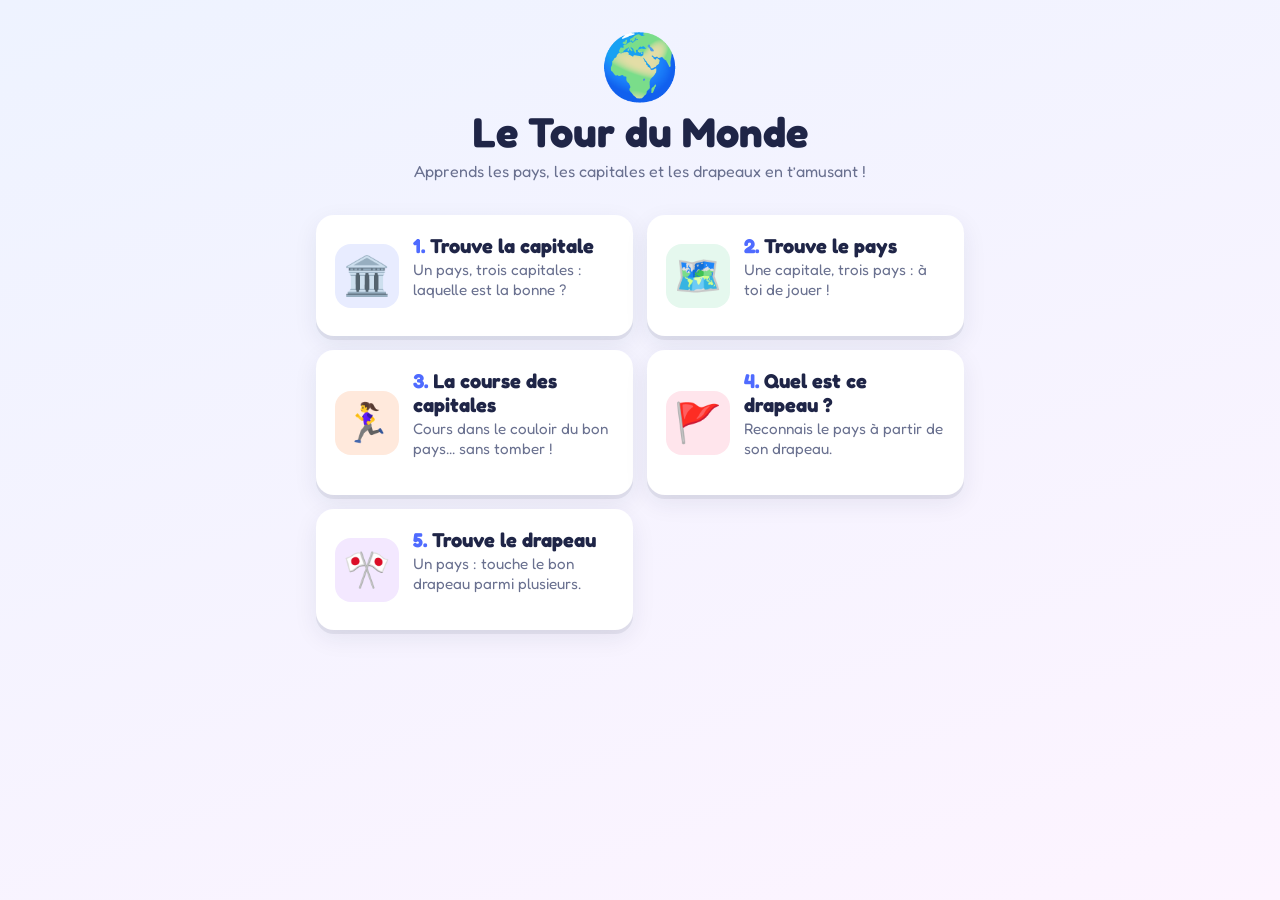
<file: games/index.html>
<!doctype html>
<html lang="fr">
<head>
  <meta charset="utf-8">
  <meta name="viewport" content="width=device-width, initial-scale=1, viewport-fit=cover">
  <title>Le Tour du Monde</title>
  <link rel="preconnect" href="https://fonts.googleapis.com">
  <link rel="stylesheet" href="https://fonts.googleapis.com/css2?family=Fredoka:wght@400;600;700&display=swap">
  <link rel="stylesheet" href="assets/style.css">
  <style>
    .hero { text-align: center; padding: 18px 8px 8px; }
    .hero .globe { font-size: 4rem; line-height: 1; animation: spin 6s ease-in-out infinite alternate; display: inline-block; }
    .hero h1 { margin: 8px 0 4px; font-size: clamp(1.8rem, 7vw, 2.6rem); }
    .hero p { color: var(--muted); margin: 0; }
    .games { display: grid; gap: 14px; margin-top: 18px; }
    @media (min-width: 620px) { .games { grid-template-columns: 1fr 1fr; } }
    .game-card {
      display: flex;
      gap: 14px;
      align-items: center;
      text-decoration: none;
      color: inherit;
      background: var(--card);
      border-radius: var(--radius);
      box-shadow: var(--shadow);
      padding: 16px;
      border: 3px solid transparent;
      transition: transform 0.1s, border-color 0.15s;
    }
    .game-card:hover { border-color: #b9c4ff; transform: translateY(-2px); }
    .game-card:active { transform: translateY(1px); }
    .game-icon {
      font-size: 2.4rem;
      width: 64px;
      height: 64px;
      flex: none;
      border-radius: 16px;
      display: grid;
      place-items: center;
    }
    .game-card h2 { margin: 0 0 2px; font-size: 1.25rem; }
    .game-card p { margin: 0; color: var(--muted); font-size: 0.95rem; line-height: 1.3; }
    .game-card .rec { color: #b07a00; font-weight: 600; font-size: 0.85rem; margin-top: 4px; min-height: 1em; }
    .num { color: var(--primary); }
    @keyframes spin { from { transform: rotate(-12deg); } to { transform: rotate(12deg); } }
  </style>
</head>
<body>
  <main>
    <header class="hero">
      <div class="globe">🌍</div>
      <h1>Le Tour du Monde</h1>
      <p>Apprends les pays, les capitales et les drapeaux en t’amusant !</p>
      <p id="build-info" style="font-size:0.8rem;margin-top:8px" aria-label="Date et heure de compilation"></p>
    </header>

    <nav class="games">
      <a class="game-card" href="jeu1-capitales.html">
        <div class="game-icon" style="background:#e8ecff">🏛️</div>
        <div>
          <h2><span class="num">1.</span> Trouve la capitale</h2>
          <p>Un pays, trois capitales : laquelle est la bonne ?</p>
          <div class="rec" data-rec="jeu1"></div>
        </div>
      </a>
      <a class="game-card" href="jeu2-pays.html">
        <div class="game-icon" style="background:#e5f8ee">🗺️</div>
        <div>
          <h2><span class="num">2.</span> Trouve le pays</h2>
          <p>Une capitale, trois pays : à toi de jouer !</p>
          <div class="rec" data-rec="jeu2"></div>
        </div>
      </a>
      <a class="game-card" href="jeu3-course.html">
        <div class="game-icon" style="background:#ffe9dc">🏃‍♀️</div>
        <div>
          <h2><span class="num">3.</span> La course des capitales</h2>
          <p>Cours dans le couloir du bon pays… sans tomber !</p>
          <div class="rec" data-rec="jeu3"></div>
        </div>
      </a>
      <a class="game-card" href="jeu4-drapeaux.html">
        <div class="game-icon" style="background:#ffe5ec">🚩</div>
        <div>
          <h2><span class="num">4.</span> Quel est ce drapeau&nbsp;?</h2>
          <p>Reconnais le pays à partir de son drapeau.</p>
          <div class="rec" data-rec="jeu4" data-levels="1"></div>
        </div>
      </a>
      <a class="game-card" href="jeu5-trouve-le-drapeau.html">
        <div class="game-icon" style="background:#f3e8ff">🎌</div>
        <div>
          <h2><span class="num">5.</span> Trouve le drapeau</h2>
          <p>Un pays : touche le bon drapeau parmi plusieurs.</p>
          <div class="rec" data-rec="jeu5" data-levels="1"></div>
        </div>
      </a>
    </nav>
  </main>

  <script src="assets/data.js"></script>
  <script src="assets/common.js"></script>
  <script>
    // Affiche les records enregistrés sur cet appareil.
    const LEVEL_NAMES = { facile: 'Facile', moyen: 'Moyen', difficile: 'Difficile' };
    document.querySelectorAll('[data-rec]').forEach((el) => {
      const id = el.dataset.rec;
      if (el.dataset.levels) {
        const parts = Object.keys(LEVEL_NAMES)
          .map((k) => [LEVEL_NAMES[k], Game.store.get('best:' + id + ':' + k, 0)])
          .filter(([, v]) => v > 0)
          .map(([name, v]) => name + ' ' + v);
        el.textContent = parts.length ? '🏆 ' + parts.join(' · ') : '';
      } else {
        const v = Game.store.get('best:' + id, 0);
        el.textContent = v ? '🏆 Record : ' + v + ' ' + (el.dataset.unit || 'pts') : '';
      }
    });
  </script>
</body>
</html>
</file>
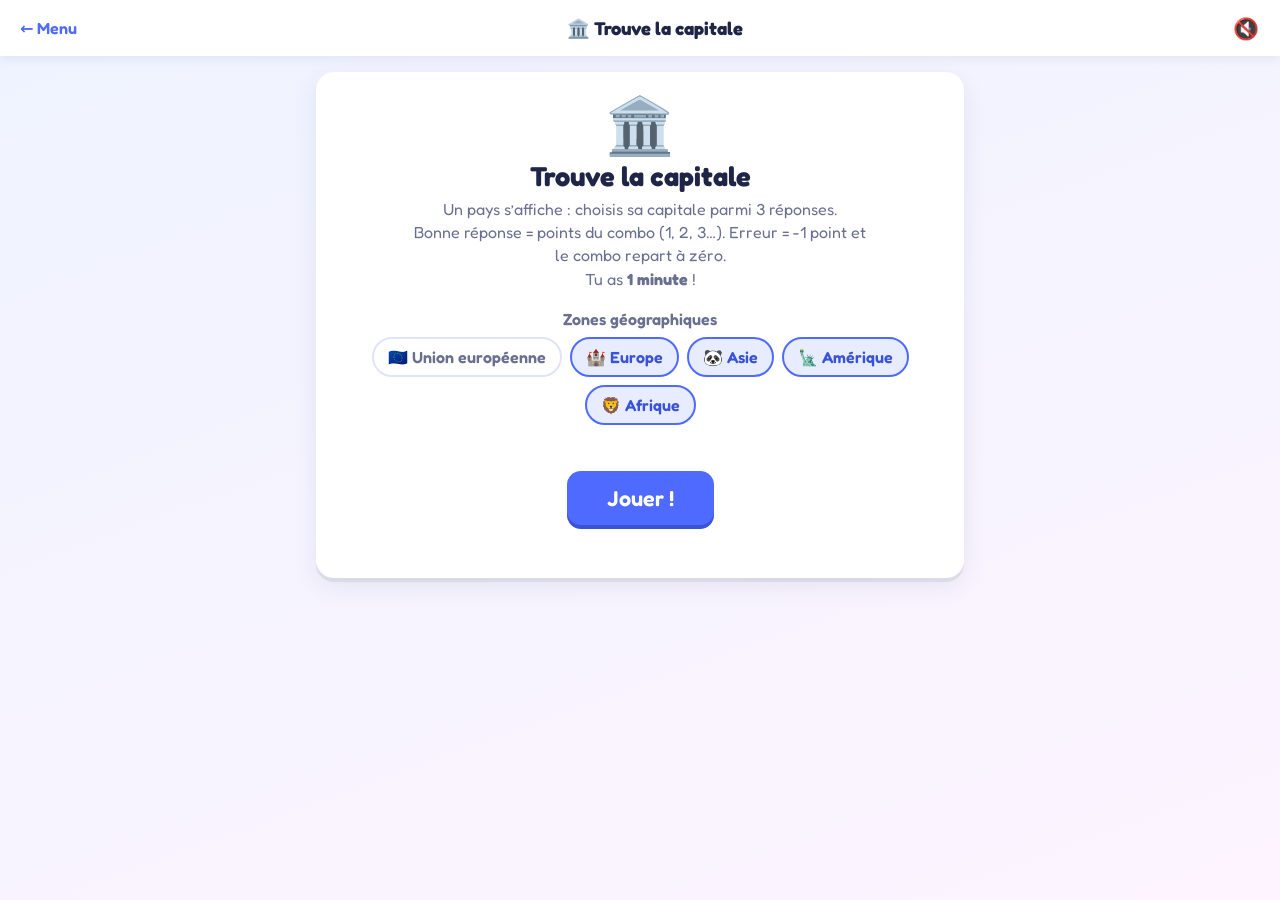
<file: games/jeu1-capitales.html>
<!doctype html>
<html lang="fr">
<head>
  <meta charset="utf-8">
  <meta name="viewport" content="width=device-width, initial-scale=1, viewport-fit=cover">
  <title>Trouve la capitale</title>
  <link rel="preconnect" href="https://fonts.googleapis.com">
  <link rel="stylesheet" href="https://fonts.googleapis.com/css2?family=Fredoka:wght@400;600;700&display=swap">
  <link rel="stylesheet" href="assets/style.css">
</head>
<body>
  <header class="topbar">
    <a href="index.html">← Menu</a>
    <h1>🏛️ Trouve la capitale</h1>
    <button class="icon-btn" id="mute"></button>
  </header>
  <main id="app"></main>

  <script src="assets/data.js"></script>
  <script src="assets/common.js"></script>
  <script>
    let getRegions, pool, pick;

    Game.TimedQuiz({
      gameId: 'jeu1',
      emoji: '🏛️',
      title: 'Trouve la capitale',
      rules: 'Un pays s’affiche : choisis sa capitale parmi 3 réponses.<br>' +
        'Bonne réponse = points du combo (1, 2, 3…). Erreur = -1 point et le combo repart à zéro.<br>' +
        'Tu as <b>1 minute</b> !',
      duration: 60,
      renderSettings(el) { getRegions = Game.regionPicker(el); },
      prepare() {
        pool = Data.capitalPool(getRegions());
        if (pool.length < 3) return 'Choisis au moins une zone géographique !';
        pick = Game.makePicker(pool);
      },
      ask(stage, done) {
        const c = pick();
        const options = Game.shuffle([c, ...Game.pickDistractors(c, pool, 2, (x) => x.capital)]);
        stage.innerHTML = `
          <div class="prompt-label">Quelle est la capitale de ce pays ?</div>
          <div class="question">${Game.esc(c.name)}</div>
          <div class="region-tag">${Data.regionEmoji(c.region)} ${c.region}</div>`;
        Game.renderChoices(stage, options, options.indexOf(c), (x) => Game.esc(x.capital),
          (ok) => done(ok, { left: Game.esc(c.name), right: Game.esc(c.capital) }));
      },
    });
  </script>
</body>
</html>
</file>
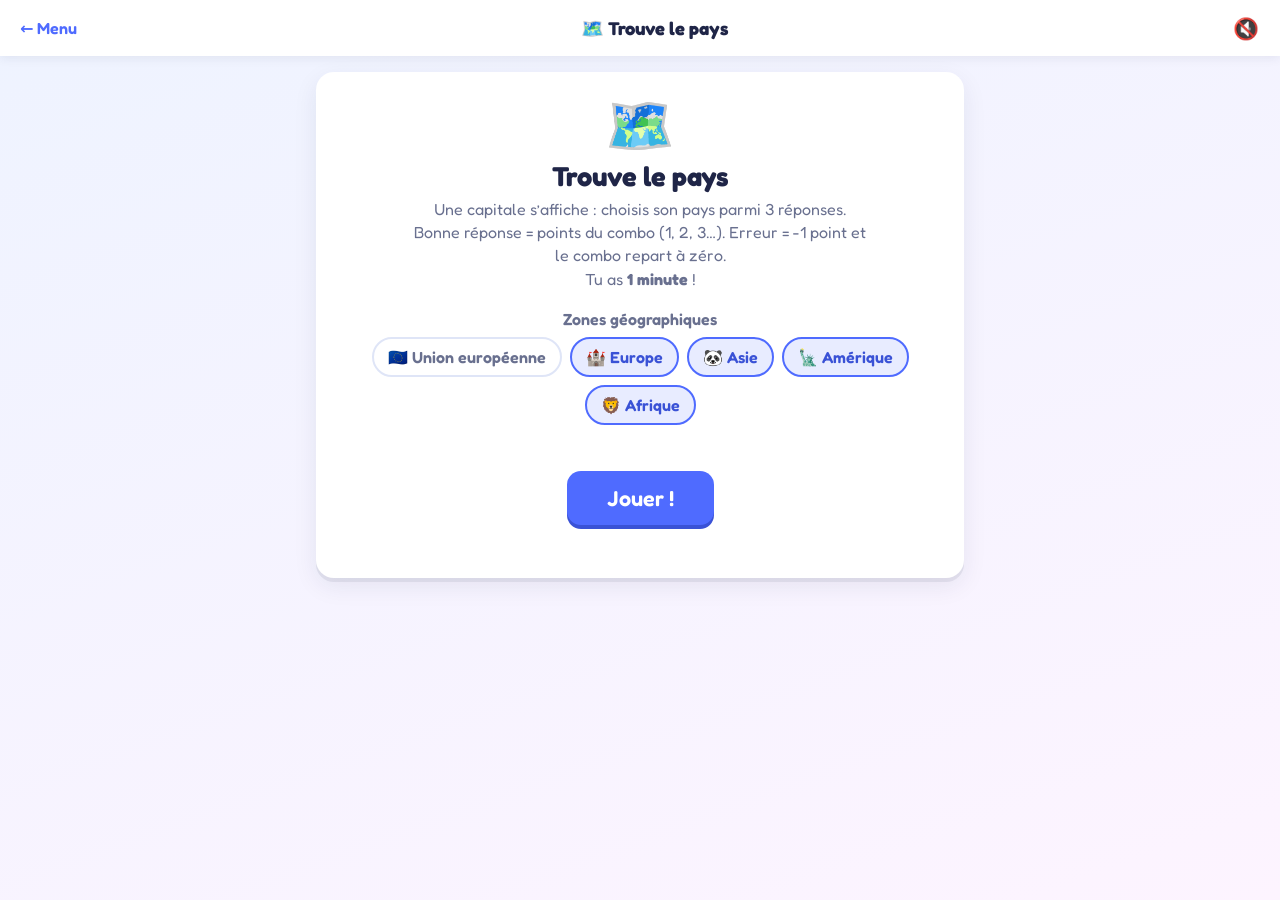
<file: games/jeu2-pays.html>
<!doctype html>
<html lang="fr">
<head>
  <meta charset="utf-8">
  <meta name="viewport" content="width=device-width, initial-scale=1, viewport-fit=cover">
  <title>Trouve le pays</title>
  <link rel="preconnect" href="https://fonts.googleapis.com">
  <link rel="stylesheet" href="https://fonts.googleapis.com/css2?family=Fredoka:wght@400;600;700&display=swap">
  <link rel="stylesheet" href="assets/style.css">
</head>
<body>
  <header class="topbar">
    <a href="index.html">← Menu</a>
    <h1>🗺️ Trouve le pays</h1>
    <button class="icon-btn" id="mute"></button>
  </header>
  <main id="app"></main>

  <script src="assets/data.js"></script>
  <script src="assets/common.js"></script>
  <script>
    let getRegions, pool, pick;

    Game.TimedQuiz({
      gameId: 'jeu2',
      emoji: '🗺️',
      title: 'Trouve le pays',
      rules: 'Une capitale s’affiche : choisis son pays parmi 3 réponses.<br>' +
        'Bonne réponse = points du combo (1, 2, 3…). Erreur = -1 point et le combo repart à zéro.<br>' +
        'Tu as <b>1 minute</b> !',
      duration: 60,
      renderSettings(el) { getRegions = Game.regionPicker(el); },
      prepare() {
        pool = Data.capitalPool(getRegions());
        if (pool.length < 3) return 'Choisis au moins une zone géographique !';
        pick = Game.makePicker(pool);
      },
      ask(stage, done) {
        const c = pick();
        const options = Game.shuffle([c, ...Game.pickDistractors(c, pool, 2, (x) => x.name)]);
        stage.innerHTML = `
          <div class="prompt-label">C’est la capitale de quel pays ?</div>
          <div class="question">${Game.esc(c.capital)}</div>
          <div class="region-tag">${Data.regionEmoji(c.region)} ${c.region}</div>`;
        Game.renderChoices(stage, options, options.indexOf(c), (x) => Game.esc(x.name),
          (ok) => done(ok, { left: Game.esc(c.capital), right: Game.esc(c.name) }));
      },
    });
  </script>
</body>
</html>
</file>
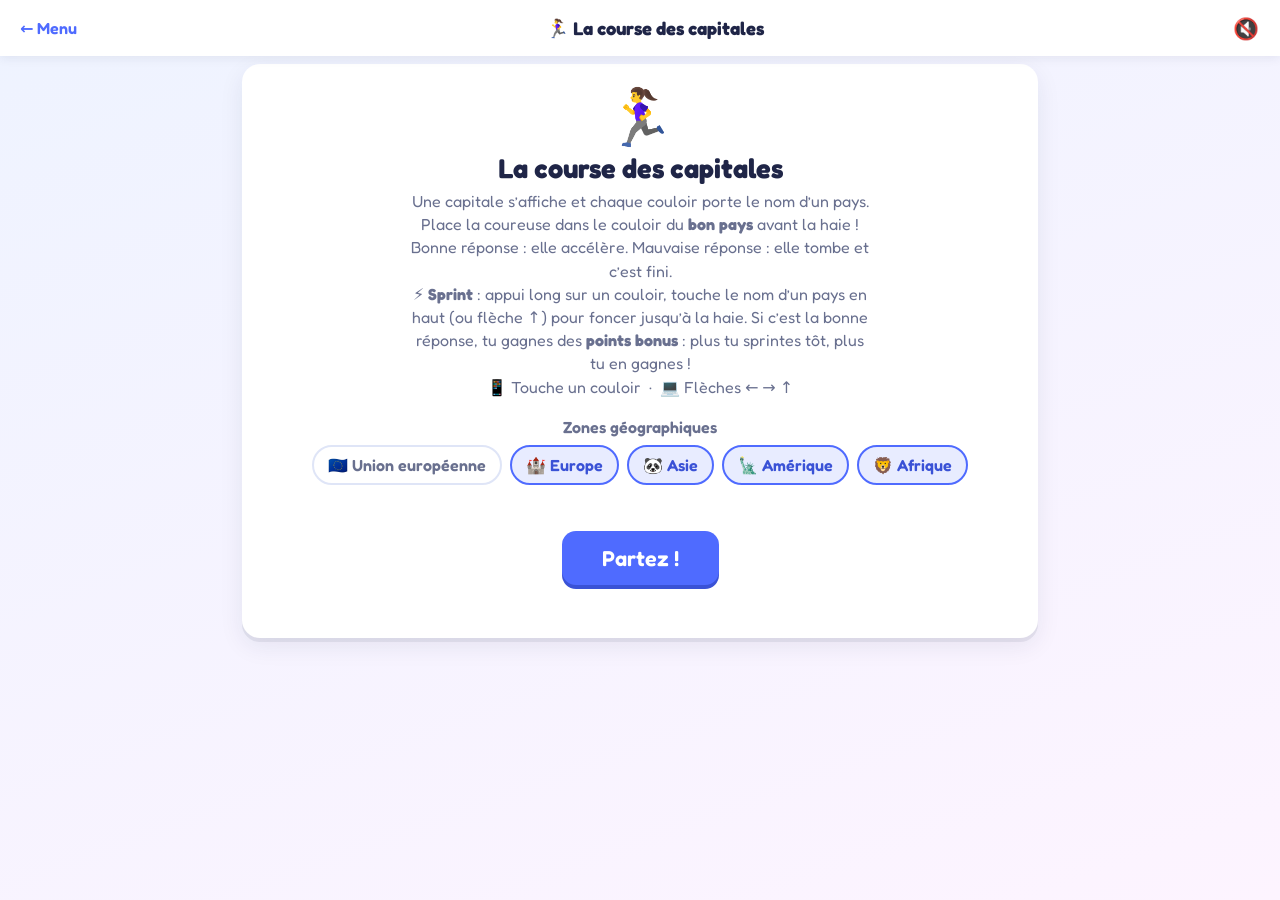
<file: games/jeu3-course.html>
<!doctype html>
<html lang="fr">
<head>
  <meta charset="utf-8">
  <meta name="viewport" content="width=device-width, initial-scale=1, viewport-fit=cover">
  <title>La course des capitales</title>
  <link rel="preconnect" href="https://fonts.googleapis.com">
  <link rel="stylesheet" href="https://fonts.googleapis.com/css2?family=Fredoka:wght@400;600;700&display=swap">
  <link rel="stylesheet" href="assets/style.css">
  <style>
    .run-main { max-width: 820px; padding: 8px 12px 12px; }
    .run {
      height: calc(100dvh - var(--topbar-h) - 20px);
      min-height: 480px;
      display: flex;
      flex-direction: column;
      gap: 8px;
    }
    .run-q {
      background: var(--card);
      border-radius: 14px;
      box-shadow: var(--shadow);
      padding: 6px 10px;
      text-align: center;
    }
    .run-q .lbl { color: var(--muted); font-weight: 600; font-size: 0.9rem; }
    .run-q b { display: block; font-size: clamp(1.6rem, 7vw, 2.3rem); line-height: 1.15; }
    .run-body {
      flex: 1;
      min-height: 0;
      display: grid;
      grid-template-rows: auto 1fr;
      gap: 8px;
    }
    .run-side { display: grid; grid-template-columns: repeat(3, 1fr); gap: 6px; }
    .run-side .hud-item b { font-size: 1.15rem; }
    .track-col { display: flex; flex-direction: column; min-height: 0; gap: 6px; }
    .track-wrap {
      flex: 1;
      min-height: 0;
      position: relative;
      border-radius: 14px;
      overflow: hidden;
      box-shadow: var(--shadow);
      touch-action: manipulation;
      user-select: none;
      -webkit-user-select: none;
      -webkit-touch-callout: none;
      cursor: pointer;
    }
    .track-wrap canvas { position: absolute; inset: 0; width: 100%; height: 100%; display: block; }
    .fail-msg { font-size: 1.15rem; margin: 14px 0 0; }
    @media (min-width: 760px) {
      .run-body { grid-template-columns: 1fr 170px; grid-template-rows: 1fr; }
      .run-side { grid-column: 2; grid-row: 1; grid-template-columns: 1fr; align-content: start; }
      .run-side .hud-item { padding: 12px 6px; }
      .run-side .hud-item b { font-size: 1.6rem; }
      .track-col { grid-column: 1; grid-row: 1; }
    }
  </style>
</head>
<body>
  <header class="topbar">
    <a href="index.html">← Menu</a>
    <h1>🏃‍♀️ La course des capitales</h1>
    <button class="icon-btn" id="mute"></button>
  </header>
  <main id="app" class="run-main"></main>

  <script src="assets/data.js"></script>
  <script src="assets/common.js"></script>
  <script>
    const { $, esc } = Game;
    const app = $('#app');

    // Réglages du jeu (distances en mètres, vitesses en m/s).
    const FIRST_GATE = 45;
    const GATE_SPACING = 55;
    const START_SPEED = 8;
    const SPEED_UP = 1.06;
    const MAX_SPEED = 20;
    const SPRINT = 1.8;
    const LONG_PRESS_MS = 350;   // durée d'un appui long pour sprinter          // vitesse multipliée pendant un sprint (jusqu'à la prochaine haie)
    const VIEW_METERS = 40;      // hauteur de piste visible à l'écran
    const RUNNER_Y = 0.8;        // position verticale de la coureuse (fraction de la hauteur)
    const GRASS = 0.07;          // bande d'herbe de chaque côté
    const LANE_COLORS = ['#4f6bff', '#9b5de5', '#ff7b00'];

    let getRegions, pool, pick;
    let S = null;          // état de la partie
    let cv, ctx, W = 0, H = 0, raf = 0, resizeObs = null;

    // ---------- Écran d'accueil ----------
    function showStart() {
      stopLoop();
      const best = Game.store.get('best:jeu3', 0);
      app.innerHTML = `
        <section class="card">
          <div class="big-emoji">🏃‍♀️</div>
          <h2>La course des capitales</h2>
          <p class="rules">Une capitale s’affiche et chaque couloir porte le nom d’un pays.<br>
            Place la coureuse dans le couloir du <b>bon pays</b> avant la haie !<br>
            Bonne réponse : elle accélère. Mauvaise réponse : elle tombe et c’est fini.<br>
            ⚡ <b>Sprint</b> : appui long sur un couloir, touche le nom d’un pays en haut (ou flèche ↑) pour foncer jusqu’à la haie.
            Si c’est la bonne réponse, tu gagnes des <b>points bonus</b> : plus tu sprintes tôt, plus tu en gagnes !<br>
            📱 Touche un couloir &nbsp;·&nbsp; 💻 Flèches ← → ↑</p>
          <div id="settings"></div>
          <p class="best">${best ? `🏆 Record : ${best} points` : ''}</p>
          <button class="btn primary big" id="go">Partez !</button>
          <p class="error-msg" id="err"></p>
        </section>`;
      getRegions = Game.regionPicker($('#settings'));
      $('#go').onclick = start;
    }

    // ---------- Partie ----------
    function start() {
      pool = Data.capitalPool(getRegions());
      if (pool.length < 3) { $('#err').textContent = 'Choisis au moins une zone géographique !'; return; }
      pick = Game.makePicker(pool);

      app.innerHTML = `
        <section class="run">
          <div class="run-q"><span class="lbl">Quel pays a pour capitale…</span><b id="cap"></b></div>
          <div class="run-body">
            <aside class="run-side">
              <div class="hud-item"><span class="lbl">📏 Distance</span><b id="dist">0 m</b></div>
              <div class="hud-item"><span class="lbl">⚡ Bonus</span><b id="bonus">0</b></div>
              <div class="hud-item"><span class="lbl">🏆 Record</span><b id="rec"></b></div>
            </aside>
            <div class="track-col">
              <div class="track-wrap" id="track"><canvas id="cv"></canvas></div>
            </div>
          </div>
        </section>`;
      cv = $('#cv');
      ctx = cv.getContext('2d');
      const best = Game.store.get('best:jeu3', 0);
      $('#rec').textContent = best ? best + ' pts' : '–';

      S = {
        dist: 0, speed: 0, targetSpeed: START_SPEED,
        lane: 1, laneX: 1,
        gateAt: FIRST_GATE, q: null, passed: [],
        phase: 'countdown', countdown: 3, fallT: 0, stepPhase: 0,
        correct: 0, review: [], best,
        flash: null, sprint: false, sprintLeft: 0, bonus: 0,
      };

      const track = $('#track');
      let holdTimer = 0;
      const cancelHold = () => clearTimeout(holdTimer);
      track.onpointerdown = (e) => {
        const r = cv.getBoundingClientRect();
        const trackX = r.width * GRASS, laneW = (r.width * (1 - 2 * GRASS)) / 3;
        setLane(Math.max(0, Math.min(2, Math.floor((e.clientX - r.left - trackX) / laneW))));
        // Toucher le nom d'un pays (en haut) = choisir ce couloir ET sprinter.
        if (e.clientY - r.top < LABEL_TOP + labelBoxH() + 6) sprint();
        // Appui long sur un couloir = sprint aussi.
        cancelHold();
        holdTimer = setTimeout(sprint, LONG_PRESS_MS);
      };
      track.onpointerup = track.onpointercancel = track.onpointerleave = cancelHold;
      track.oncontextmenu = (e) => e.preventDefault();

      newQuestion();
      resizeObs = new ResizeObserver(resize);
      resizeObs.observe($('#track'));
      resize();
      let last = performance.now();
      const loop = (t) => {
        const dt = Math.min(0.05, (t - last) / 1000);
        last = t;
        update(dt);
        draw();
        if (S && S.phase !== 'over') raf = requestAnimationFrame(loop);
      };
      raf = requestAnimationFrame(loop);
    }

    function stopLoop() {
      cancelAnimationFrame(raf);
      if (resizeObs) { resizeObs.disconnect(); resizeObs = null; }
    }

    function resize() {
      const r = $('#track').getBoundingClientRect();
      const dpr = window.devicePixelRatio || 1;
      W = r.width; H = r.height;
      cv.width = Math.round(W * dpr);
      cv.height = Math.round(H * dpr);
      ctx.setTransform(dpr, 0, 0, dpr, 0, 0);
      draw();
    }

    function newQuestion() {
      const c = pick();
      const options = Game.shuffle([c, ...Game.pickDistractors(c, pool, 2, (x) => x.name)]);
      S.q = { country: c, options, correct: options.indexOf(c), at: S.gateAt };
      $('#cap').textContent = c.capital;
    }

    function setLane(i) {
      if (!S || (S.phase !== 'run' && S.phase !== 'countdown')) return;
      S.lane = i;
    }

    // Sprint jusqu'à la prochaine haie. Le bonus = mètres restants au moment du sprint.
    function sprint() {
      if (!S || S.phase !== 'run' || S.sprint) return;
      S.sprint = true;
      S.sprintLeft = Math.max(0, S.q.at - S.dist);
    }

    document.addEventListener('keydown', (e) => {
      if (!S) return;
      if (e.key === 'ArrowLeft') { setLane(Math.max(0, S.lane - 1)); e.preventDefault(); }
      else if (e.key === 'ArrowRight') { setLane(Math.min(2, S.lane + 1)); e.preventDefault(); }
      else if (e.key === 'ArrowUp') { sprint(); e.preventDefault(); }
      else if (['1', '2', '3'].includes(e.key)) setLane(Number(e.key) - 1);
    });

    function update(dt) {
      if (S.phase === 'countdown') {
        S.countdown -= dt;
        if (S.countdown <= 0) S.phase = 'run';
      } else if (S.phase === 'run') {
        const target = S.sprint ? S.targetSpeed * SPRINT : S.targetSpeed;
        S.speed += (target - S.speed) * Math.min(1, dt * (S.sprint ? 4 : 1.5));
        S.dist += S.speed * dt;
        S.stepPhase += S.speed * dt * 1.6;
        if (S.dist >= S.gateAt) crossGate();
      } else if (S.phase === 'fall') {
        S.fallT += dt;
        S.speed = Math.max(0, S.speed - dt * 25);
        S.dist += S.speed * dt;
        if (S.fallT > 1.8) { gameOver(); return; }
      }
      S.laneX += (S.lane - S.laneX) * Math.min(1, dt * 12);
      if (S.flash) { S.flash.t -= dt; if (S.flash.t <= 0) S.flash = null; }

      $('#dist').textContent = Math.floor(S.dist) + ' m';
      $('#bonus').textContent = S.bonus;
    }

    function crossGate() {
      const q = S.q;
      const ok = S.lane === q.correct;
      const result = { ...q, chosen: S.lane };
      S.passed.push(result);
      const sprinted = S.sprint;
      S.sprint = false; // la vitesse du sprint s'arrête à la haie
      if (ok) {
        S.correct++;
        S.targetSpeed = Math.min(MAX_SPEED, S.targetSpeed * SPEED_UP);
        S.flash = { text: 'Bravo ! ' + q.country.capital + ' → ' + q.country.name, color: '#1fb36b', t: 1.4 };
        if (sprinted) {
          const pts = Math.max(1, Math.round(S.sprintLeft));
          S.bonus += pts;
          S.flash.sub = '⚡ +' + pts + ' bonus';
        }
        Game.Sound.play('good');
        S.gateAt += GATE_SPACING;
        newQuestion();
      } else {
        S.phase = 'fall';
        S.review.push({ left: esc(q.country.capital), right: esc(q.country.name) });
        S.failed = result;
        Game.Sound.play('fall');
      }
    }

    function gameOver() {
      S.phase = 'over';
      stopLoop();
      const distance = Math.floor(S.dist);
      const total = distance + S.bonus;
      const record = total > S.best;
      if (record) Game.store.set('best:jeu3', total);
      Game.Sound.play('end');
      const f = S.failed;
      app.innerHTML = `
        <section class="card">
          <div class="big-emoji">💥</div>
          <h2>Oups, la chute !</h2>
          <div class="final-score">${total}</div>
          <div class="final-unit">points</div>
          ${record ? '<div class="record">🏆 Nouveau record !</div>' : (S.best ? `<p class="best">🏆 Record : ${S.best} points</p>` : '')}
          <div class="stats">
            <span>📏 ${distance} m</span>
            <span>⚡ ${S.bonus} bonus</span>
            <span>✅ ${S.correct} bonne${S.correct > 1 ? 's' : ''} réponse${S.correct > 1 ? 's' : ''}</span>
          </div>
          <p class="fail-msg">🏛️ ${esc(f.country.capital)} → <b>${esc(f.country.name)}</b><br>
            Tu avais choisi : ${esc(f.options[f.chosen].name)}</p>
          <div class="btn-row"><button class="btn primary big" id="again">Rejouer</button></div>
          <div class="btn-row">
            <button class="btn ghost" id="settings-btn">Changer les réglages</button>
            <a class="btn ghost" href="index.html">Menu</a>
          </div>
        </section>`;
      $('#again').onclick = start;
      $('#settings-btn').onclick = showStart;
      S = null;
    }

    // ---------- Dessin ----------
    function draw() {
      if (!S || !W || !H) return;
      const ppm = H / VIEW_METERS;
      const runnerY = H * RUNNER_Y;
      const trackX = W * GRASS;
      const trackW = W - 2 * trackX;
      const laneW = trackW / 3;
      const yOf = (m) => runnerY - (m - S.dist) * ppm;

      // Herbe rayée
      ctx.fillStyle = '#5cb85c';
      ctx.fillRect(0, 0, W, H);
      ctx.fillStyle = '#52a852';
      const stripe = 5;
      for (let m = Math.floor((S.dist - 10) / stripe) * stripe; yOf(m) > -ppm * stripe; m += stripe) {
        if (Math.round(m / stripe) % 2 === 0) ctx.fillRect(0, yOf(m + stripe), W, stripe * ppm);
      }

      // Piste
      ctx.fillStyle = '#d4623e';
      ctx.fillRect(trackX, 0, trackW, H);
      ctx.strokeStyle = '#fff';
      ctx.lineWidth = 2;
      for (let i = 0; i <= 3; i++) {
        const x = trackX + i * laneW;
        ctx.beginPath(); ctx.moveTo(x, 0); ctx.lineTo(x, H); ctx.stroke();
      }

      // Marques de distance tous les 10 m
      ctx.font = '600 11px Fredoka, sans-serif';
      ctx.textAlign = 'center';
      ctx.textBaseline = 'middle';
      for (let m = Math.ceil((S.dist - 10) / 10) * 10; yOf(m) > -20; m += 10) {
        const y = yOf(m);
        if (y > H + 20) continue;
        ctx.fillStyle = 'rgba(255,255,255,0.55)';
        for (let i = 0; i < 3; i++) ctx.fillRect(trackX + i * laneW + laneW * 0.42, y - 1, laneW * 0.16, 2);
        if (m > 0 && trackX > 18) {
          ctx.fillStyle = '#fff';
          ctx.save();
          ctx.translate(trackX / 2, y);
          ctx.rotate(-Math.PI / 2);
          ctx.fillText(m + ' m', 0, 0);
          ctx.restore();
        }
      }

      // Ligne de départ
      if (yOf(0) < H + 10) drawCheckered(trackX, yOf(0), trackW, 10);

      // Haies déjà franchies puis haie actuelle
      S.passed = S.passed.filter((g) => yOf(g.at) < H + 80);
      S.passed.forEach((g) => drawHurdles(g, yOf(g.at), trackX, laneW, true));
      if (S.phase !== 'fall') drawHurdles(S.q, yOf(S.q.at), trackX, laneW, false);

      // Coureuse
      const size = Math.min(laneW * 0.42, 64);
      const rx = trackX + (S.laneX + 0.5) * laneW;
      const fall = S.phase === 'fall' ? Math.min(1, S.fallT / 0.35) : 0;
      if (S.sprint) drawSpeedLines(rx, runnerY, size);
      drawRunner(rx, runnerY, size * jumpScale(), S.stepPhase, fall);

      // Noms des pays, fixes en haut de l'écran
      drawLabels(S.phase === 'fall' ? S.failed : S.q, trackX, laneW, S.phase === 'fall');

      // Compte à rebours
      if (S.phase === 'countdown') {
        const n = Math.ceil(S.countdown);
        bigText(n > 0 ? String(n) : 'Partez !', W / 2, H * 0.4, Math.min(W, H) * 0.22, '#fff');
      }
      if (S.flash) {
        ctx.globalAlpha = Math.min(1, S.flash.t * 2);
        bigText(S.flash.text, W / 2, H * 0.3, Math.min(26, W / 16), S.flash.color);
        if (S.flash.sub) bigText(S.flash.sub, W / 2, H * 0.3 + 36, Math.min(30, W / 13), '#ffd23f');
        ctx.globalAlpha = 1;
      }
      if (S.phase === 'fall') {
        bigText('Aïe !', W / 2, H * 0.4, Math.min(W, H) * 0.16, '#ec4747');
      }
    }

    function bigText(text, x, y, size, color) {
      ctx.font = `700 ${size}px Fredoka, sans-serif`;
      ctx.textAlign = 'center';
      ctx.textBaseline = 'middle';
      ctx.lineWidth = Math.max(3, size / 8);
      ctx.strokeStyle = 'rgba(31,37,71,0.85)';
      ctx.lineJoin = 'round';
      ctx.strokeText(text, x, y);
      ctx.fillStyle = color;
      ctx.fillText(text, x, y);
    }

    function drawCheckered(x, y, w, h) {
      const n = Math.max(6, Math.round(w / h));
      const cw = w / n;
      for (let r = 0; r < 2; r++) {
        for (let i = 0; i < n; i++) {
          ctx.fillStyle = (i + r) % 2 ? '#222' : '#fff';
          ctx.fillRect(x + i * cw, y - h + r * (h / 2), cw, h / 2);
        }
      }
    }

    // Petit saut : la coureuse grossit un peu en passant au-dessus d'une haie.
    function jumpScale() {
      const hurdles = [S.q.at].concat(S.passed.filter((g) => g.chosen === g.correct).map((g) => g.at));
      for (const at of hurdles) {
        const d = S.dist - at + 1.5;
        if (d > 0 && d < 3 && (S.phase !== 'fall' || S.dist < at)) return 1 + 0.3 * Math.sin((Math.PI * d) / 3);
      }
      return 1;
    }

    // Une haie par couloir (vue de dessus) : deux poteaux et une barre rayée de la couleur du couloir.
    function drawHurdles(g, y, trackX, laneW, passed) {
      if (y < -40 || y > H + 40) return;
      const barH = Math.max(7, Math.min(12, H * 0.015));
      for (let i = 0; i < 3; i++) {
        let color = LANE_COLORS[i];
        if (passed) color = i === g.correct ? '#1fb36b' : (i === g.chosen ? '#ec4747' : '#9aa0b8');
        const x = trackX + i * laneW + laneW * 0.12;
        const w = laneW * 0.76;
        // ombre
        ctx.fillStyle = 'rgba(0,0,0,0.22)';
        ctx.fillRect(x + 3, y - barH / 2 + 5, w, barH);
        // barre blanche à rayures
        ctx.fillStyle = '#fff';
        ctx.fillRect(x, y - barH / 2, w, barH);
        ctx.fillStyle = color;
        const n = 5;
        for (let k = 0; k < n; k += 2) ctx.fillRect(x + (k * w) / n, y - barH / 2, w / n, barH);
        ctx.strokeStyle = 'rgba(31,37,71,0.5)';
        ctx.lineWidth = 1;
        ctx.strokeRect(x, y - barH / 2, w, barH);
        // poteaux
        ctx.fillStyle = '#3a3f5c';
        const post = barH * 0.9;
        ctx.fillRect(x - post / 2, y - post / 2 + barH * 0.9, post, post);
        ctx.fillRect(x + w - post / 2, y - post / 2 + barH * 0.9, post, post);
      }
    }

    // Traînées blanches derrière la coureuse pendant un sprint.
    function drawSpeedLines(x, y, s) {
      const t = performance.now() / 60;
      ctx.strokeStyle = 'rgba(255,255,255,0.75)';
      ctx.lineWidth = 3;
      ctx.lineCap = 'round';
      [-0.35, 0, 0.35].forEach((dx, i) => {
        const len = s * (0.8 + 0.4 * Math.sin(t + i * 2));
        ctx.beginPath();
        ctx.moveTo(x + dx * s, y + s * 0.55);
        ctx.lineTo(x + dx * s, y + s * 0.55 + len);
        ctx.stroke();
      });
    }

    const LABEL_TOP = 8;
    const labelBoxH = () => Math.max(42, Math.min(70, H * 0.1));

    // Les 3 pays affichés en haut de chaque couloir (les toucher déclenche le sprint).
    function drawLabels(g, trackX, laneW, passed) {
      const boxH = labelBoxH();
      const top = LABEL_TOP;
      for (let i = 0; i < 3; i++) {
        let color = LANE_COLORS[i];
        if (passed) color = i === g.correct ? '#1fb36b' : (i === g.chosen ? '#ec4747' : '#9aa0b8');
        const x = trackX + i * laneW + 4;
        const w = laneW - 8;
        roundRect(x, top, w, boxH, 8);
        ctx.fillStyle = color;
        ctx.fill();
        const sprinting = !passed && S.sprint && i === S.lane;
        ctx.strokeStyle = sprinting ? '#ffd23f' : 'rgba(255,255,255,0.9)';
        ctx.lineWidth = sprinting ? 5 : 2;
        ctx.stroke();
        const { lines, size } = fitText((sprinting ? '⚡' : '') + g.options[i].name, w - 8, boxH - 6, 18);
        ctx.fillStyle = '#fff';
        ctx.textAlign = 'center';
        ctx.textBaseline = 'middle';
        const lh = size * 1.12;
        lines.forEach((l, k) => ctx.fillText(l, x + w / 2, top + boxH / 2 + (k - (lines.length - 1) / 2) * lh));
      }
    }

    function roundRect(x, y, w, h, r) {
      ctx.beginPath();
      ctx.moveTo(x + r, y);
      ctx.arcTo(x + w, y, x + w, y + h, r);
      ctx.arcTo(x + w, y + h, x, y + h, r);
      ctx.arcTo(x, y + h, x, y, r);
      ctx.arcTo(x, y, x + w, y, r);
      ctx.closePath();
    }

    // Coupe le texte sur plusieurs lignes et réduit la police jusqu'à ce qu'il tienne.
    function fitText(text, maxW, maxH, base) {
      const tokens = text.split(' ').flatMap((w) => w.replace(/-/g, '-\n').split('\n'));
      let best = null;
      for (let size = base; size >= 8; size--) {
        ctx.font = `700 ${size}px Fredoka, sans-serif`;
        const lines = [];
        let cur = '';
        tokens.forEach((t) => {
          const joined = cur ? (cur.endsWith('-') ? cur + t : cur + ' ' + t) : t;
          if (cur && ctx.measureText(joined).width > maxW) { lines.push(cur); cur = t; } else cur = joined;
        });
        lines.push(cur);
        best = { lines, size };
        if (lines.length * size * 1.12 <= maxH && lines.every((l) => ctx.measureText(l).width <= maxW)) break;
      }
      return best;
    }

    // Coureuse vue de dessus, qui court vers le haut de l'écran.
    function drawRunner(x, y, s, phase, fall) {
      ctx.save();
      ctx.translate(x, y);
      // ombre
      ctx.fillStyle = 'rgba(0,0,0,0.2)';
      ctx.beginPath();
      ctx.ellipse(s * 0.08, s * 0.1, s * 0.45, s * 0.32, 0, 0, Math.PI * 2);
      ctx.fill();

      ctx.rotate(fall * 1.45);
      const swing = fall ? 0 : Math.sin(phase);
      const limb = (lx, ly, len, color) => {
        ctx.strokeStyle = color;
        ctx.lineWidth = s * 0.16;
        ctx.lineCap = 'round';
        ctx.beginPath();
        ctx.moveTo(lx, 0);
        ctx.lineTo(lx, ly * len);
        ctx.stroke();
      };
      // jambes (short bleu, peau)
      limb(-s * 0.14, swing, s * 0.55, '#f2c29b');
      limb(s * 0.14, -swing, s * 0.55, '#f2c29b');
      // bras opposés aux jambes
      limb(-s * 0.36, -swing, s * 0.38, '#f2c29b');
      limb(s * 0.36, swing, s * 0.38, '#f2c29b');
      // maillot
      ctx.fillStyle = '#ff4f8b';
      ctx.beginPath();
      ctx.ellipse(0, 0, s * 0.34, s * 0.2, 0, 0, Math.PI * 2);
      ctx.fill();
      // queue de cheval qui se balance
      ctx.fillStyle = '#7a4a22';
      ctx.beginPath();
      ctx.ellipse(swing * s * 0.06, s * 0.2, s * 0.07, s * 0.14, swing * 0.3, 0, Math.PI * 2);
      ctx.fill();
      // tête et cheveux
      ctx.beginPath();
      ctx.arc(0, -s * 0.02, s * 0.17, 0, Math.PI * 2);
      ctx.fill();
      ctx.fillStyle = '#ffd23f';
      ctx.fillRect(-s * 0.17, -s * 0.06, s * 0.34, s * 0.05);
      ctx.restore();

      // étoiles quand elle tombe
      if (fall) {
        ctx.font = `${Math.round(s * 0.35)}px sans-serif`;
        ctx.textAlign = 'center';
        ctx.textBaseline = 'middle';
        const t = performance.now() / 300;
        for (let i = 0; i < 3; i++) {
          const a = t + (i * Math.PI * 2) / 3;
          ctx.fillText('⭐', x + Math.cos(a) * s * 0.6, y - s * 0.2 + Math.sin(a) * s * 0.25);
        }
      }
    }

    Game.initMuteButton();
    showStart();
  </script>
</body>
</html>
</file>
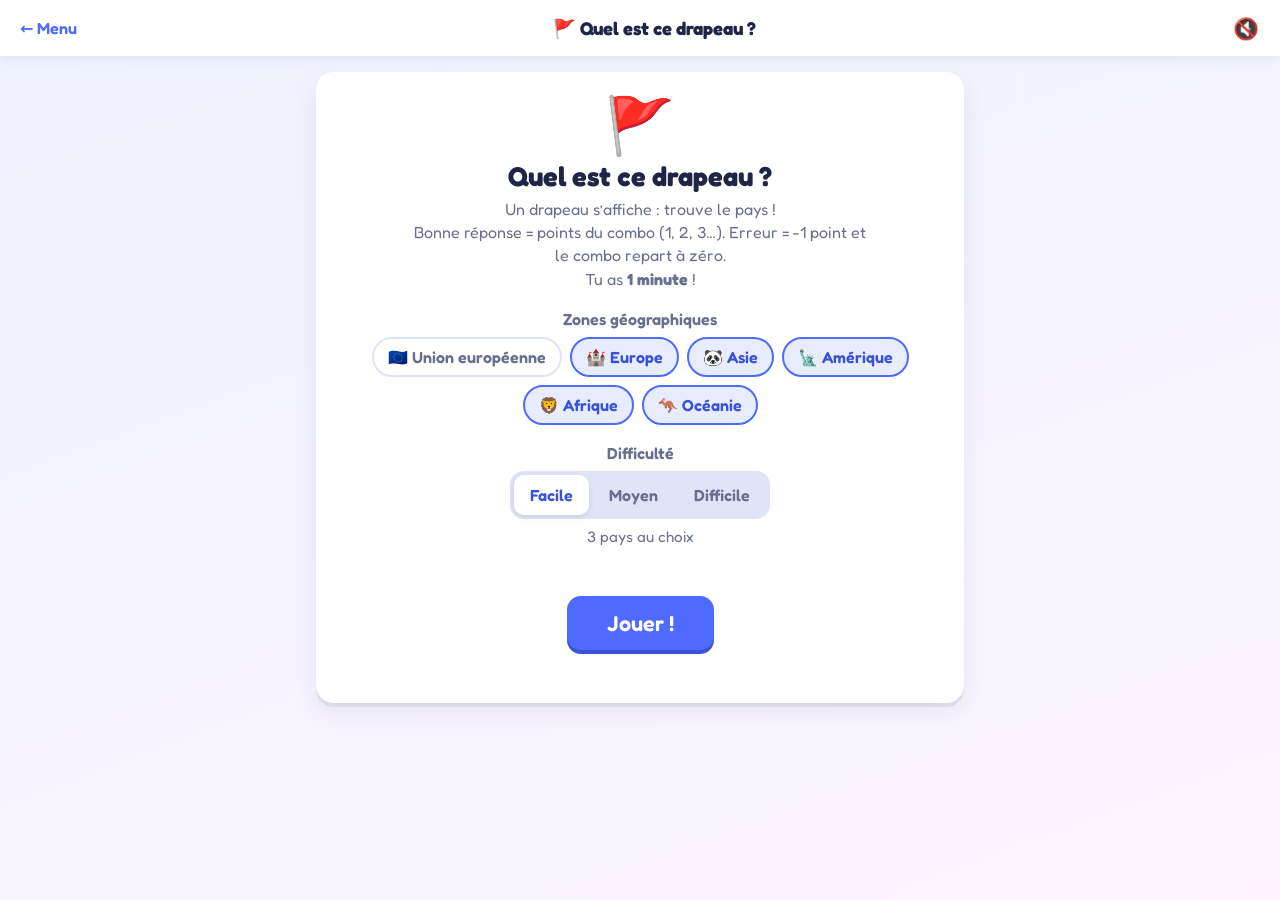
<file: games/jeu4-drapeaux.html>
<!doctype html>
<html lang="fr">
<head>
  <meta charset="utf-8">
  <meta name="viewport" content="width=device-width, initial-scale=1, viewport-fit=cover">
  <title>Quel est ce drapeau ?</title>
  <link rel="preconnect" href="https://fonts.googleapis.com">
  <link rel="stylesheet" href="https://fonts.googleapis.com/css2?family=Fredoka:wght@400;600;700&display=swap">
  <link rel="stylesheet" href="assets/style.css">
</head>
<body>
  <header class="topbar">
    <a href="index.html">← Menu</a>
    <h1>🚩 Quel est ce drapeau ?</h1>
    <button class="icon-btn" id="mute"></button>
  </header>
  <main id="app"></main>

  <script src="assets/data.js"></script>
  <script src="assets/common.js"></script>
  <script>
    const { esc, norm } = Game;
    const LEVELS = [
      { key: 'facile', label: 'Facile', help: '3 pays au choix', choices: 3 },
      { key: 'moyen', label: 'Moyen', help: '8 pays au choix', choices: 8 },
      { key: 'difficile', label: 'Difficile', help: 'Écris le nom du pays', choices: 0 },
    ];
    const allFlags = Data.flagPool();
    const names = Data.COUNTRIES.map((c) => c.name).sort((a, b) => a.localeCompare(b, 'fr'));
    let getRegions, getLevel, pool, pick;

    const flagImg = (c) => `<img src="${Data.flagSrc(c)}" alt="Drapeau à deviner">`;
    const miniFlag = (c) => `<img class="mini-flag" src="${Data.flagSrc(c)}" alt="">`;

    // Retrouve un pays à partir du texte tapé (accents et majuscules ignorés).
    function findCountry(text) {
      const t = norm(text);
      if (!t) return null;
      return Data.COUNTRIES.find((c) => norm(c.name) === t || (Data.ALIASES[c.code] || []).some((a) => norm(a) === t)) || null;
    }

    function suggestions(text) {
      const t = norm(text);
      if (!t) return [];
      const starts = names.filter((n) => norm(n).startsWith(t));
      const inside = names.filter((n) => !starts.includes(n) && norm(n).split(' ').some((w) => w.startsWith(t)));
      return starts.concat(inside).slice(0, 6);
    }

    // Mode difficile : un champ de saisie avec autocomplétion.
    // On réutilise le même champ d'une question à l'autre pour garder le clavier ouvert sur mobile.
    function askTyped(stage, c, done) {
      if (!stage.querySelector('.ac')) {
        stage.innerHTML = `
          <div class="prompt-label">De quel pays est ce drapeau ?</div>
          <div class="flag-big"></div>
          <div class="ac">
            <input type="text" autocomplete="off" autocorrect="off" autocapitalize="words" spellcheck="false"
                   enterkeyhint="done" placeholder="Écris le nom du pays…" aria-label="Nom du pays">
            <ul class="ac-list" role="listbox"></ul>
          </div>
          <div class="answer-reveal"></div>
          <div class="btn-row">
            <button class="btn primary" data-act="ok">Valider</button>
            <button class="btn ghost" data-act="skip">Je ne sais pas</button>
          </div>`;
      }
      const input = stage.querySelector('input');
      const list = stage.querySelector('.ac-list');
      const reveal = stage.querySelector('.answer-reveal');
      stage.querySelector('.flag-big').innerHTML = flagImg(c);
      input.value = '';
      input.className = '';
      input.disabled = false;
      reveal.textContent = '';
      reveal.className = 'answer-reveal';
      list.innerHTML = '';
      let active = -1;
      let finished = false;

      const paintList = () => {
        const items = suggestions(input.value);
        if (items.length === 1 && norm(items[0]) === norm(input.value)) items.length = 0;
        active = Math.min(active, items.length - 1);
        list.innerHTML = items.map((n, i) => `<li role="option" class="${i === active ? 'active' : ''}">${esc(n)}</li>`).join('');
        list.querySelectorAll('li').forEach((li, i) => {
          // pointerdown plutôt que click : le champ ne perd pas le focus avant la sélection.
          li.onpointerdown = (e) => { e.preventDefault(); submit(items[i]); };
        });
      };

      function submit(text) {
        if (finished) return;
        const guess = findCountry(text);
        if (!guess) {
          // Nom inconnu : pas de pénalité, on demande de réessayer.
          input.classList.remove('bad');
          void input.offsetWidth;
          input.classList.add('bad');
          reveal.className = 'answer-reveal bad';
          reveal.textContent = text.trim() ? 'Je ne connais pas ce pays, choisis dans la liste 😉' : '';
          return;
        }
        finish(Data.sameFlag(guess, c), guess);
      }

      function finish(ok, guess) {
        finished = true;
        list.innerHTML = '';
        input.disabled = true;
        input.className = ok ? 'good' : 'bad';
        reveal.className = 'answer-reveal ' + (ok ? 'good' : 'bad');
        reveal.innerHTML = !ok ? '❌ C’était : ' + esc(c.name)
          : guess && guess !== c
            ? '✅ Bravo ! Ici c’était ' + esc(c.name) + ' : ' + esc(c.name) + ' et ' + esc(guess.name) + ' ont presque le même drapeau.'
            : '✅ Bravo, c’est ' + esc(c.name) + ' !';
        done(ok, { left: miniFlag(c), right: esc(c.name) });
      }

      input.oninput = () => { active = -1; reveal.textContent = ''; input.classList.remove('bad'); paintList(); };
      input.onkeydown = (e) => {
        const n = list.children.length;
        if (e.key === 'ArrowDown' && n) { active = (active + 1) % n; paintList(); e.preventDefault(); }
        else if (e.key === 'ArrowUp' && n) { active = (active - 1 + n) % n; paintList(); e.preventDefault(); }
        else if (e.key === 'Enter') {
          e.preventDefault();
          submit(active >= 0 ? list.children[active].textContent : input.value);
        }
      };
      stage.querySelector('[data-act=ok]').onclick = () => submit(input.value);
      stage.querySelector('[data-act=skip]').onclick = () => { if (!finished) finish(false); };
      setTimeout(() => input.focus(), 50);
    }

    Game.TimedQuiz({
      gameId: 'jeu4',
      emoji: '🚩',
      title: 'Quel est ce drapeau ?',
      rules: 'Un drapeau s’affiche : trouve le pays !<br>' +
        'Bonne réponse = points du combo (1, 2, 3…). Erreur = -1 point et le combo repart à zéro.<br>' +
        'Tu as <b>1 minute</b> !',
      duration: 60,
      renderSettings(el, refreshBest) {
        getRegions = Game.regionPicker(el, Data.FLAG_REGIONS, 'regions:flags');
        getLevel = Game.segmented(el, LEVELS, 'level:jeu4', refreshBest);
      },
      modeKey: () => getLevel(),
      prepare() {
        pool = Data.flagPool(getRegions());
        if (!pool.length) return 'Choisis au moins une zone géographique !';
        pick = Game.makePicker(pool);
        Game.preloadFlags(pool);
      },
      ask(stage, done) {
        const c = pick();
        const level = LEVELS.find((l) => l.key === getLevel());
        if (!level.choices) return askTyped(stage, c, done);
        const options = Game.shuffle([c, ...Game.pickDistractors(c, pool, level.choices - 1, null, allFlags)]);
        stage.innerHTML = `
          <div class="prompt-label">De quel pays est ce drapeau ?</div>
          <div class="flag-big">${flagImg(c)}</div>`;
        Game.renderChoices(stage, options, options.indexOf(c), (x) => esc(x.name),
          (ok) => done(ok, { left: miniFlag(c), right: esc(c.name) }),
          level.choices > 3 ? 'two-cols' : '');
      },
    });
  </script>
</body>
</html>
</file>
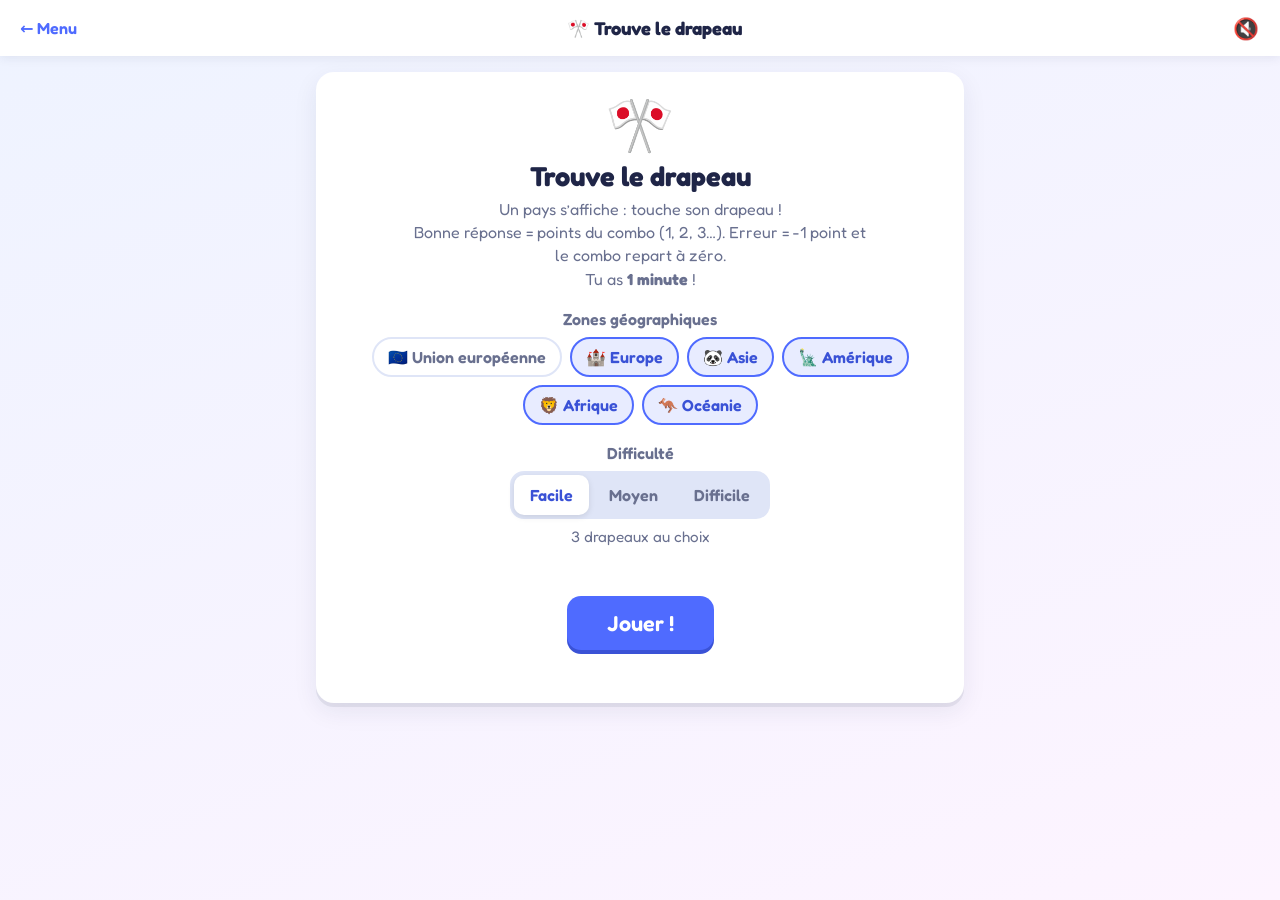
<file: games/jeu5-trouve-le-drapeau.html>
<!doctype html>
<html lang="fr">
<head>
  <meta charset="utf-8">
  <meta name="viewport" content="width=device-width, initial-scale=1, viewport-fit=cover">
  <title>Trouve le drapeau</title>
  <link rel="preconnect" href="https://fonts.googleapis.com">
  <link rel="stylesheet" href="https://fonts.googleapis.com/css2?family=Fredoka:wght@400;600;700&display=swap">
  <link rel="stylesheet" href="assets/style.css">
</head>
<body>
  <header class="topbar">
    <a href="index.html">← Menu</a>
    <h1>🎌 Trouve le drapeau</h1>
    <button class="icon-btn" id="mute"></button>
  </header>
  <main id="app"></main>

  <script src="assets/data.js"></script>
  <script src="assets/common.js"></script>
  <script>
    const { esc } = Game;
    const LEVELS = [
      { key: 'facile', label: 'Facile', help: '3 drapeaux au choix', choices: 3 },
      { key: 'moyen', label: 'Moyen', help: '8 drapeaux au choix', choices: 8 },
      { key: 'difficile', label: 'Difficile', help: '20 drapeaux au choix', choices: 20 },
    ];
    const allFlags = Data.flagPool();
    let getRegions, getLevel, pool, pick;

    Game.TimedQuiz({
      gameId: 'jeu5',
      emoji: '🎌',
      title: 'Trouve le drapeau',
      rules: 'Un pays s’affiche : touche son drapeau !<br>' +
        'Bonne réponse = points du combo (1, 2, 3…). Erreur = -1 point et le combo repart à zéro.<br>' +
        'Tu as <b>1 minute</b> !',
      duration: 60,
      renderSettings(el, refreshBest) {
        getRegions = Game.regionPicker(el, Data.FLAG_REGIONS, 'regions:flags');
        getLevel = Game.segmented(el, LEVELS, 'level:jeu5', refreshBest);
      },
      modeKey: () => getLevel(),
      prepare() {
        pool = Data.flagPool(getRegions());
        if (!pool.length) return 'Choisis au moins une zone géographique !';
        pick = Game.makePicker(pool);
        Game.preloadFlags(pool);
      },
      ask(stage, done) {
        const c = pick();
        const n = LEVELS.find((l) => l.key === getLevel()).choices;
        const options = Game.shuffle([c, ...Game.pickDistractors(c, pool, n - 1, null, allFlags)]);
        stage.innerHTML = `
          <div class="prompt-label">Quel est le drapeau de ce pays ?</div>
          <div class="question">${esc(c.name)}</div>
          <div class="region-tag">${Data.regionEmoji(c.region)} ${c.region}</div>`;
        const grid = Game.renderChoices(stage, options, options.indexOf(c),
          (x) => `<img src="${Data.flagSrc(x)}" alt="Drapeau">`,
          (ok) => {
            // Si c'est faux, on écrit le nom du pays sur le drapeau choisi.
            grid.querySelectorAll('.choice.bad').forEach((b) => {
              const i = [...grid.children].indexOf(b);
              b.insertAdjacentHTML('beforeend', `<span class="flag-name">${esc(options[i].name)}</span>`);
            });
            done(ok, { left: esc(c.name), right: `<img class="mini-flag" src="${Data.flagSrc(c)}" alt="">` });
          });
        grid.classList.add('flag-grid', 'n' + n);
        grid.querySelectorAll('.choice').forEach((b) => b.classList.add('flag-choice'));
      },
    });
  </script>
</body>
</html>
</file>
<file: games/assets/style.css>
:root {
  --bg: #eef3ff;
  --bg2: #fdf4ff;
  --card: #ffffff;
  --ink: #1f2547;
  --muted: #69708f;
  --primary: #4f6bff;
  --primary-dark: #3a52d6;
  --accent: #ffb703;
  --good: #1fb36b;
  --good-bg: #d8f7e7;
  --bad: #ec4747;
  --bad-bg: #ffe0e0;
  --line: #dfe5f7;
  --radius: 18px;
  --shadow: 0 4px 0 rgba(31, 37, 71, 0.08), 0 8px 24px rgba(31, 37, 71, 0.08);
  --topbar-h: 56px;
}

* { box-sizing: border-box; }

html, body { margin: 0; }

body {
  font-family: 'Fredoka', 'Trebuchet MS', system-ui, sans-serif;
  color: var(--ink);
  background: linear-gradient(160deg, var(--bg) 0%, var(--bg2) 100%) fixed;
  min-height: 100dvh;
  -webkit-tap-highlight-color: transparent;
  overflow-x: hidden;
}

button { font: inherit; color: inherit; }

/* ---------- Barre du haut ---------- */
.topbar {
  height: var(--topbar-h);
  display: flex;
  align-items: center;
  gap: 8px;
  padding: 0 12px;
  background: var(--card);
  box-shadow: 0 2px 10px rgba(31, 37, 71, 0.08);
  position: sticky;
  top: 0;
  z-index: 10;
}
.topbar h1 {
  flex: 1;
  margin: 0;
  font-size: 1.15rem;
  text-align: center;
  white-space: nowrap;
  overflow: hidden;
  text-overflow: ellipsis;
}
.topbar a, .icon-btn {
  text-decoration: none;
  color: var(--primary);
  font-weight: 600;
  background: none;
  border: 0;
  padding: 8px;
  cursor: pointer;
  border-radius: 10px;
  min-width: 44px;
}
.icon-btn { font-size: 1.3rem; }

main {
  max-width: 680px;
  margin: 0 auto;
  padding: 16px;
}

/* ---------- Cartes et boutons ---------- */
.card {
  background: var(--card);
  border-radius: var(--radius);
  box-shadow: var(--shadow);
  padding: 24px 20px;
  text-align: center;
}
.big-emoji { font-size: 3.5rem; line-height: 1; }
.card h2 { margin: 8px 0 6px; font-size: 1.7rem; }
.rules { color: var(--muted); line-height: 1.45; margin: 0 auto 18px; max-width: 460px; }
.best { font-weight: 600; color: #b07a00; min-height: 1.4em; margin: 12px 0; }

.btn {
  border: 0;
  border-radius: 14px;
  padding: 12px 22px;
  font-weight: 600;
  font-size: 1.05rem;
  cursor: pointer;
  background: var(--line);
  transition: transform 0.08s, background 0.2s;
  text-decoration: none;
  display: inline-block;
}
.btn:active { transform: translateY(2px); }
.btn.primary { background: var(--primary); color: #fff; box-shadow: 0 4px 0 var(--primary-dark); }
.btn.primary:active { box-shadow: 0 2px 0 var(--primary-dark); }
.btn.ghost { background: transparent; color: var(--primary); border: 2px solid var(--line); }
.btn.big { font-size: 1.35rem; padding: 14px 40px; }
.btn-row { display: flex; gap: 10px; justify-content: center; flex-wrap: wrap; margin-top: 16px; }

.error-msg { color: var(--bad); font-weight: 600; min-height: 1.3em; margin: 8px 0 0; }

/* ---------- Réglages : continents et difficulté ---------- */
.setting-label { font-weight: 600; margin: 4px 0 8px; color: var(--muted); }
.chips + .setting-label { margin-top: 18px; }
.chips { display: flex; flex-wrap: wrap; gap: 8px; justify-content: center; }
.chip {
  border: 2px solid var(--line);
  background: #fff;
  border-radius: 999px;
  padding: 8px 14px;
  cursor: pointer;
  font-weight: 600;
  color: var(--muted);
}
.chip.on { border-color: var(--primary); background: #e8ecff; color: var(--primary-dark); }

.segmented {
  display: inline-flex;
  background: var(--line);
  border-radius: 14px;
  padding: 4px;
  gap: 4px;
}
.segmented button {
  border: 0;
  background: transparent;
  padding: 10px 16px;
  border-radius: 10px;
  cursor: pointer;
  font-weight: 600;
  color: var(--muted);
}
.segmented button.on { background: #fff; color: var(--primary-dark); box-shadow: 0 2px 6px rgba(0, 0, 0, 0.1); }
.seg-help { color: var(--muted); font-size: 0.95rem; margin-top: 8px; min-height: 1.3em; }

/* ---------- Jeu : HUD ---------- */
.hud {
  display: grid;
  grid-template-columns: repeat(3, 1fr);
  gap: 8px;
}
.hud-item {
  background: var(--card);
  border-radius: 14px;
  box-shadow: var(--shadow);
  padding: 6px 4px;
  text-align: center;
  display: flex;
  flex-direction: column;
}
.hud-item .lbl { font-size: 0.75rem; color: var(--muted); text-transform: uppercase; letter-spacing: 0.04em; }
.hud-item b { font-size: 1.5rem; }
.hud-item.warn b { color: var(--bad); animation: pulse 0.5s infinite alternate; }
.combo-hot b { color: #ff7b00; }

.timebar { height: 8px; background: var(--line); border-radius: 99px; margin: 10px 0 14px; overflow: hidden; }
.timebar div { height: 100%; background: linear-gradient(90deg, var(--accent), #ff7b00); border-radius: 99px; transition: width 0.1s linear; }

.play { position: relative; }

.stage { text-align: center; }
.prompt-label { color: var(--muted); font-weight: 600; margin: 4px 0; }
.question {
  font-size: clamp(1.9rem, 8vw, 2.8rem);
  font-weight: 700;
  margin: 4px 0 4px;
  line-height: 1.1;
  word-break: break-word;
}
.region-tag { color: var(--muted); margin-bottom: 16px; }

/* ---------- Choix de réponse ---------- */
.choices { display: grid; gap: 12px; grid-template-columns: 1fr; margin-top: 8px; }
.choices.two-cols { grid-template-columns: 1fr 1fr; gap: 10px; }
.choice {
  background: var(--card);
  border: 3px solid var(--line);
  border-radius: 16px;
  min-height: 64px;
  padding: 10px 12px;
  font-size: 1.35rem;
  font-weight: 600;
  cursor: pointer;
  box-shadow: 0 4px 0 var(--line);
  transition: transform 0.08s, border-color 0.15s, background 0.15s;
  word-break: break-word;
}
.two-cols .choice { font-size: 1.05rem; min-height: 56px; }
.choice:hover { border-color: #b9c4ff; }
.choice:active { transform: translateY(2px); box-shadow: 0 2px 0 var(--line); }
.choices.locked .choice { pointer-events: none; }
.choice.good { background: var(--good-bg); border-color: var(--good); box-shadow: 0 4px 0 var(--good); }
.choice.bad { background: var(--bad-bg); border-color: var(--bad); box-shadow: 0 4px 0 var(--bad); animation: shake 0.4s; }
.choice.reveal { animation: pulse 0.45s 2 alternate; }

/* ---------- Drapeaux ---------- */
.flag-big {
  display: flex;
  justify-content: center;
  margin: 6px 0 16px;
  min-height: 140px;
  align-items: center;
}
.flag-big img {
  max-width: min(320px, 85vw);
  max-height: 210px;
  border-radius: 8px;
  box-shadow: 0 0 0 1px rgba(0, 0, 0, 0.12), 0 6px 18px rgba(31, 37, 71, 0.18);
  background: #fff;
}
.flag-grid { display: grid; gap: 10px; margin-top: 8px; }
.flag-grid.n3 { grid-template-columns: 1fr; max-width: 300px; margin-inline: auto; }
.flag-grid.n8 { grid-template-columns: repeat(2, 1fr); }
.flag-grid.n20 { grid-template-columns: repeat(4, 1fr); gap: 6px; }
@media (min-width: 560px) {
  .flag-grid.n3 { grid-template-columns: repeat(3, 1fr); max-width: none; }
  .flag-grid.n8 { grid-template-columns: repeat(4, 1fr); }
  .flag-grid.n20 { grid-template-columns: repeat(5, 1fr); gap: 8px; }
}
.flag-choice {
  padding: 6px;
  min-height: 0;
  display: flex;
  align-items: center;
  justify-content: center;
  aspect-ratio: 3 / 2;
}
.n20 .flag-choice { padding: 3px; border-width: 2px; border-radius: 10px; }
.flag-choice img {
  max-width: 100%;
  max-height: 100%;
  border-radius: 4px;
  box-shadow: 0 0 0 1px rgba(0, 0, 0, 0.12);
  display: block;
}
.flag-choice { position: relative; }
.flag-name {
  position: absolute;
  left: 4px;
  right: 4px;
  bottom: 4px;
  background: rgba(255, 255, 255, 0.92);
  border-radius: 6px;
  font-size: 0.8rem;
  font-weight: 600;
  padding: 2px 4px;
  line-height: 1.2;
}
.mini-flag { height: 1.2em; vertical-align: -0.2em; border-radius: 2px; box-shadow: 0 0 0 1px rgba(0, 0, 0, 0.15); }

/* ---------- Saisie avec autocomplétion ---------- */
.ac { position: relative; max-width: 420px; margin: 0 auto; }
.ac input {
  width: 100%;
  font: inherit;
  font-size: 1.3rem;
  padding: 14px 16px;
  border-radius: 14px;
  border: 3px solid var(--line);
  outline: none;
  background: #fff;
}
.ac input:focus { border-color: var(--primary); }
.ac input.good { border-color: var(--good); background: var(--good-bg); }
.ac input.bad { border-color: var(--bad); background: var(--bad-bg); animation: shake 0.4s; }
.ac-list {
  list-style: none;
  margin: 4px 0 0;
  padding: 4px;
  position: absolute;
  left: 0;
  right: 0;
  top: 100%;
  background: #fff;
  border-radius: 14px;
  box-shadow: var(--shadow);
  z-index: 5;
  text-align: left;
}
.ac-list:empty { display: none; }
.ac-list li { padding: 12px 14px; border-radius: 10px; cursor: pointer; font-size: 1.15rem; }
.ac-list li.active, .ac-list li:hover { background: #e8ecff; }
.answer-reveal { min-height: 1.6em; margin-top: 12px; font-size: 1.2rem; font-weight: 600; }
.answer-reveal.good { color: var(--good); }
.answer-reveal.bad { color: var(--bad); }

/* ---------- Petit texte flottant (+3, -1) ---------- */
.pop {
  position: absolute;
  left: 50%;
  top: 70px;
  transform: translateX(-50%);
  font-size: 2.2rem;
  font-weight: 700;
  pointer-events: none;
  opacity: 0;
  z-index: 4;
  text-shadow: 0 2px 0 #fff;
}
.pop.show { animation: floatUp 0.9s ease-out; }
.pop.good { color: var(--good); }
.pop.bad { color: var(--bad); }

/* ---------- Écran de fin ---------- */
.final-score { font-size: 4rem; font-weight: 700; color: var(--primary); line-height: 1; margin: 10px 0 2px; }
.final-unit { color: var(--muted); font-weight: 600; }
.record { background: #fff4d1; color: #a06800; border-radius: 12px; padding: 8px 12px; font-weight: 700; display: inline-block; margin-top: 12px; animation: pulse 0.6s 4 alternate; }
.stats { display: flex; justify-content: center; gap: 18px; margin: 16px 0 4px; flex-wrap: wrap; font-weight: 600; }
.review { text-align: left; margin: 18px auto 0; max-width: 420px; }
.review h3 { font-size: 1.05rem; margin: 0 0 8px; text-align: center; }
.review ul { list-style: none; margin: 0; padding: 0; }
.review li { padding: 8px 12px; border-radius: 10px; background: var(--bg); margin-bottom: 6px; display: flex; justify-content: space-between; gap: 8px; align-items: center; }
.review li b { color: var(--good); text-align: right; }

/* ---------- Animations ---------- */
@keyframes shake {
  0%, 100% { transform: translateX(0); }
  25% { transform: translateX(-6px); }
  75% { transform: translateX(6px); }
}
@keyframes pulse { from { transform: scale(1); } to { transform: scale(1.06); } }
@keyframes floatUp {
  0% { opacity: 0; transform: translate(-50%, 10px) scale(0.8); }
  20% { opacity: 1; transform: translate(-50%, 0) scale(1.1); }
  100% { opacity: 0; transform: translate(-50%, -40px) scale(1); }
}

@media (prefers-reduced-motion: reduce) {
  *, *::before, *::after { animation: none !important; transition: none !important; }
}
</file>
